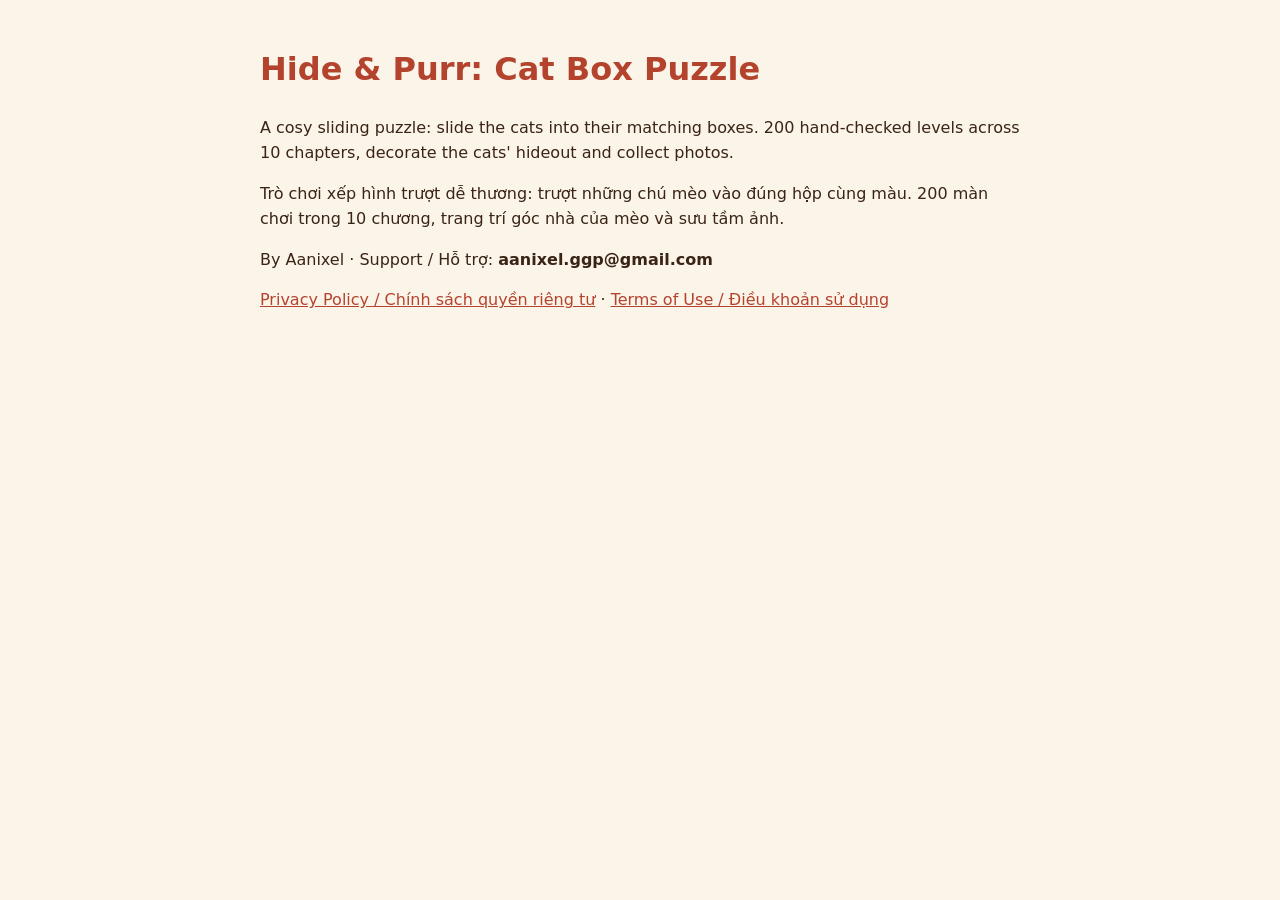
<file: index.html>
<!doctype html>
<html lang="en">
<head>
<meta charset="utf-8">
<meta name="viewport" content="width=device-width, initial-scale=1">
<title>Hide &amp; Purr: Cat Box Puzzle</title>
<link rel="stylesheet" href="style.css">
</head>
<body>
<main>
<h1>Hide &amp; Purr: Cat Box Puzzle</h1>
<p lang="en">A cosy sliding puzzle: slide the cats into their matching boxes. 200 hand-checked levels across 10 chapters, decorate the cats' hideout and collect photos.</p>
<p lang="vi">Trò chơi xếp hình trượt dễ thương: trượt những chú mèo vào đúng hộp cùng màu. 200 màn chơi trong 10 chương, trang trí góc nhà của mèo và sưu tầm ảnh.</p>
<p>By Aanixel · Support / Hỗ trợ: <b>aanixel.ggp@gmail.com</b></p>
<p><a href="privacy.html">Privacy Policy / Chính sách quyền riêng tư</a> · <a href="terms.html">Terms of Use / Điều khoản sử dụng</a></p>
</main>
</body>
</html>
</file>
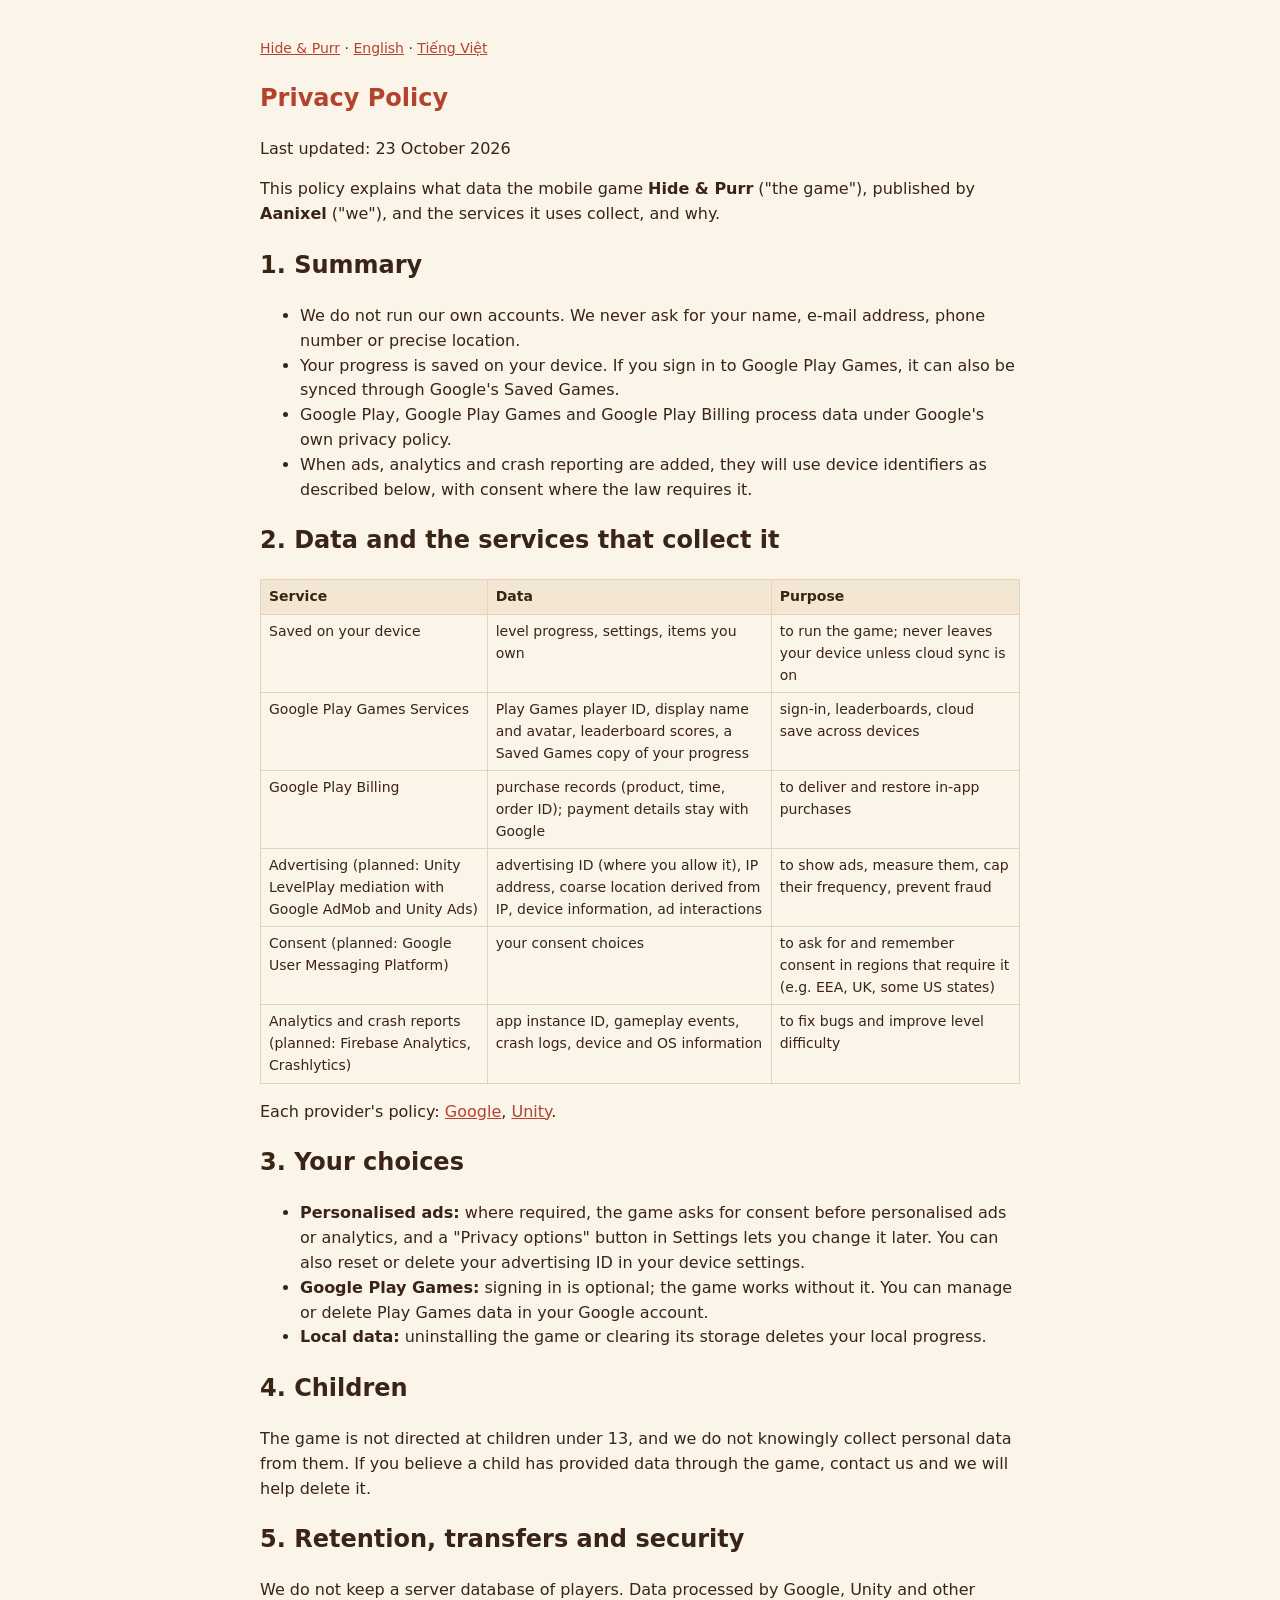
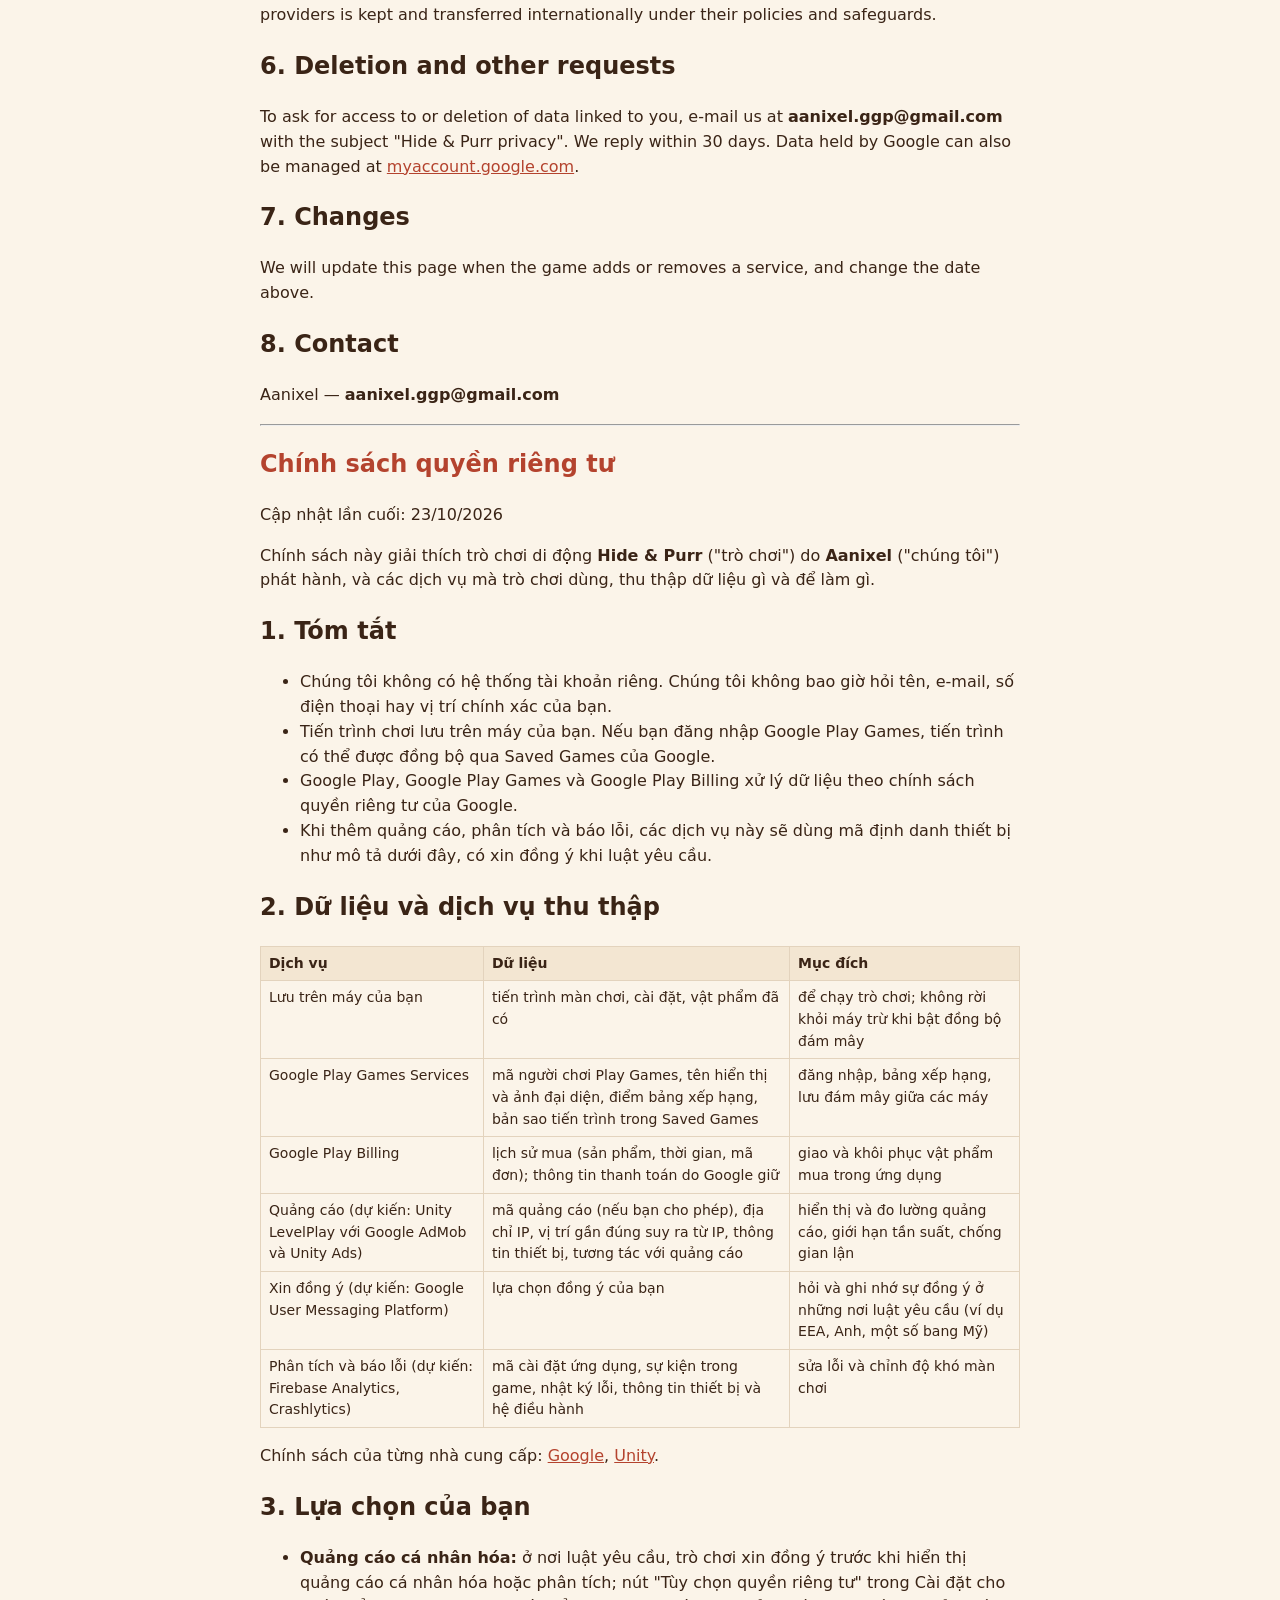
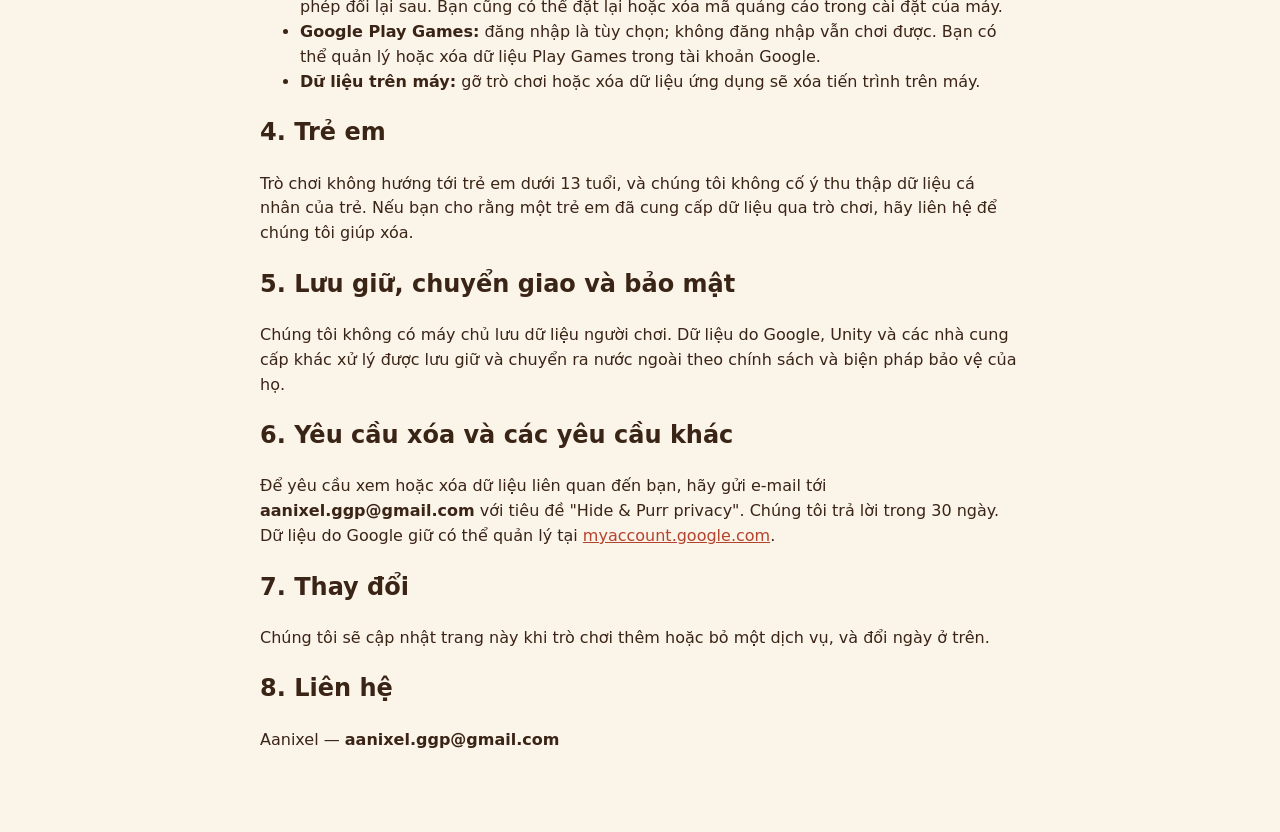
<file: privacy.html>
<!doctype html>
<!-- DRAFT — to be reviewed by a lawyer (T061, 2026-10-23). See docs/legal/lawyer-questions.md. -->
<html lang="en">
<head>
<meta charset="utf-8">
<meta name="viewport" content="width=device-width, initial-scale=1">
<title>Hide &amp; Purr — Privacy Policy</title>
<link rel="stylesheet" href="style.css">
</head>
<body>
<main>
<p class="nav"><a href="index.html">Hide &amp; Purr</a> · <a href="#en">English</a> · <a href="#vi">Tiếng Việt</a></p>

<section id="en" lang="en">
<h1>Privacy Policy</h1>
<p>Last updated: 23 October 2026</p>
<p>This policy explains what data the mobile game <b>Hide &amp; Purr</b> ("the game"), published by <b>Aanixel</b> ("we"), and the services it uses collect, and why.</p>

<h2>1. Summary</h2>
<ul>
<li>We do not run our own accounts. We never ask for your name, e-mail address, phone number or precise location.</li>
<li>Your progress is saved on your device. If you sign in to Google Play Games, it can also be synced through Google's Saved Games.</li>
<li>Google Play, Google Play Games and Google Play Billing process data under Google's own privacy policy.</li>
<li>When ads, analytics and crash reporting are added, they will use device identifiers as described below, with consent where the law requires it.</li>
</ul>

<h2>2. Data and the services that collect it</h2>
<table>
<tr><th>Service</th><th>Data</th><th>Purpose</th></tr>
<tr><td>Saved on your device</td><td>level progress, settings, items you own</td><td>to run the game; never leaves your device unless cloud sync is on</td></tr>
<tr><td>Google Play Games Services</td><td>Play Games player ID, display name and avatar, leaderboard scores, a Saved Games copy of your progress</td><td>sign-in, leaderboards, cloud save across devices</td></tr>
<tr><td>Google Play Billing</td><td>purchase records (product, time, order ID); payment details stay with Google</td><td>to deliver and restore in-app purchases</td></tr>
<tr><td>Advertising (planned: Unity LevelPlay mediation with Google AdMob and Unity Ads)</td><td>advertising ID (where you allow it), IP address, coarse location derived from IP, device information, ad interactions</td><td>to show ads, measure them, cap their frequency, prevent fraud</td></tr>
<tr><td>Consent (planned: Google User Messaging Platform)</td><td>your consent choices</td><td>to ask for and remember consent in regions that require it (e.g. EEA, UK, some US states)</td></tr>
<tr><td>Analytics and crash reports (planned: Firebase Analytics, Crashlytics)</td><td>app instance ID, gameplay events, crash logs, device and OS information</td><td>to fix bugs and improve level difficulty</td></tr>
</table>
<p>Each provider's policy: <a href="https://policies.google.com/privacy">Google</a>, <a href="https://unity.com/legal/game-player-and-app-user-privacy-policy">Unity</a>.</p>

<h2>3. Your choices</h2>
<ul>
<li><b>Personalised ads:</b> where required, the game asks for consent before personalised ads or analytics, and a "Privacy options" button in Settings lets you change it later. You can also reset or delete your advertising ID in your device settings.</li>
<li><b>Google Play Games:</b> signing in is optional; the game works without it. You can manage or delete Play Games data in your Google account.</li>
<li><b>Local data:</b> uninstalling the game or clearing its storage deletes your local progress.</li>
</ul>

<h2>4. Children</h2>
<p>The game is not directed at children under 13, and we do not knowingly collect personal data from them. If you believe a child has provided data through the game, contact us and we will help delete it.</p>

<h2>5. Retention, transfers and security</h2>
<p>We do not keep a server database of players. Data processed by Google, Unity and other providers is kept and transferred internationally under their policies and safeguards.</p>

<h2>6. Deletion and other requests</h2>
<p>To ask for access to or deletion of data linked to you, e-mail us at <b>aanixel.ggp@gmail.com</b> with the subject "Hide &amp; Purr privacy". We reply within 30 days. Data held by Google can also be managed at <a href="https://myaccount.google.com/">myaccount.google.com</a>.</p>

<h2>7. Changes</h2>
<p>We will update this page when the game adds or removes a service, and change the date above.</p>

<h2>8. Contact</h2>
<p>Aanixel — <b>aanixel.ggp@gmail.com</b></p>
</section>

<hr>

<section id="vi" lang="vi">
<h1>Chính sách quyền riêng tư</h1>
<p>Cập nhật lần cuối: 23/10/2026</p>
<p>Chính sách này giải thích trò chơi di động <b>Hide &amp; Purr</b> ("trò chơi") do <b>Aanixel</b> ("chúng tôi") phát hành, và các dịch vụ mà trò chơi dùng, thu thập dữ liệu gì và để làm gì.</p>

<h2>1. Tóm tắt</h2>
<ul>
<li>Chúng tôi không có hệ thống tài khoản riêng. Chúng tôi không bao giờ hỏi tên, e-mail, số điện thoại hay vị trí chính xác của bạn.</li>
<li>Tiến trình chơi lưu trên máy của bạn. Nếu bạn đăng nhập Google Play Games, tiến trình có thể được đồng bộ qua Saved Games của Google.</li>
<li>Google Play, Google Play Games và Google Play Billing xử lý dữ liệu theo chính sách quyền riêng tư của Google.</li>
<li>Khi thêm quảng cáo, phân tích và báo lỗi, các dịch vụ này sẽ dùng mã định danh thiết bị như mô tả dưới đây, có xin đồng ý khi luật yêu cầu.</li>
</ul>

<h2>2. Dữ liệu và dịch vụ thu thập</h2>
<table>
<tr><th>Dịch vụ</th><th>Dữ liệu</th><th>Mục đích</th></tr>
<tr><td>Lưu trên máy của bạn</td><td>tiến trình màn chơi, cài đặt, vật phẩm đã có</td><td>để chạy trò chơi; không rời khỏi máy trừ khi bật đồng bộ đám mây</td></tr>
<tr><td>Google Play Games Services</td><td>mã người chơi Play Games, tên hiển thị và ảnh đại diện, điểm bảng xếp hạng, bản sao tiến trình trong Saved Games</td><td>đăng nhập, bảng xếp hạng, lưu đám mây giữa các máy</td></tr>
<tr><td>Google Play Billing</td><td>lịch sử mua (sản phẩm, thời gian, mã đơn); thông tin thanh toán do Google giữ</td><td>giao và khôi phục vật phẩm mua trong ứng dụng</td></tr>
<tr><td>Quảng cáo (dự kiến: Unity LevelPlay với Google AdMob và Unity Ads)</td><td>mã quảng cáo (nếu bạn cho phép), địa chỉ IP, vị trí gần đúng suy ra từ IP, thông tin thiết bị, tương tác với quảng cáo</td><td>hiển thị và đo lường quảng cáo, giới hạn tần suất, chống gian lận</td></tr>
<tr><td>Xin đồng ý (dự kiến: Google User Messaging Platform)</td><td>lựa chọn đồng ý của bạn</td><td>hỏi và ghi nhớ sự đồng ý ở những nơi luật yêu cầu (ví dụ EEA, Anh, một số bang Mỹ)</td></tr>
<tr><td>Phân tích và báo lỗi (dự kiến: Firebase Analytics, Crashlytics)</td><td>mã cài đặt ứng dụng, sự kiện trong game, nhật ký lỗi, thông tin thiết bị và hệ điều hành</td><td>sửa lỗi và chỉnh độ khó màn chơi</td></tr>
</table>
<p>Chính sách của từng nhà cung cấp: <a href="https://policies.google.com/privacy?hl=vi">Google</a>, <a href="https://unity.com/legal/game-player-and-app-user-privacy-policy">Unity</a>.</p>

<h2>3. Lựa chọn của bạn</h2>
<ul>
<li><b>Quảng cáo cá nhân hóa:</b> ở nơi luật yêu cầu, trò chơi xin đồng ý trước khi hiển thị quảng cáo cá nhân hóa hoặc phân tích; nút "Tùy chọn quyền riêng tư" trong Cài đặt cho phép đổi lại sau. Bạn cũng có thể đặt lại hoặc xóa mã quảng cáo trong cài đặt của máy.</li>
<li><b>Google Play Games:</b> đăng nhập là tùy chọn; không đăng nhập vẫn chơi được. Bạn có thể quản lý hoặc xóa dữ liệu Play Games trong tài khoản Google.</li>
<li><b>Dữ liệu trên máy:</b> gỡ trò chơi hoặc xóa dữ liệu ứng dụng sẽ xóa tiến trình trên máy.</li>
</ul>

<h2>4. Trẻ em</h2>
<p>Trò chơi không hướng tới trẻ em dưới 13 tuổi, và chúng tôi không cố ý thu thập dữ liệu cá nhân của trẻ. Nếu bạn cho rằng một trẻ em đã cung cấp dữ liệu qua trò chơi, hãy liên hệ để chúng tôi giúp xóa.</p>

<h2>5. Lưu giữ, chuyển giao và bảo mật</h2>
<p>Chúng tôi không có máy chủ lưu dữ liệu người chơi. Dữ liệu do Google, Unity và các nhà cung cấp khác xử lý được lưu giữ và chuyển ra nước ngoài theo chính sách và biện pháp bảo vệ của họ.</p>

<h2>6. Yêu cầu xóa và các yêu cầu khác</h2>
<p>Để yêu cầu xem hoặc xóa dữ liệu liên quan đến bạn, hãy gửi e-mail tới <b>aanixel.ggp@gmail.com</b> với tiêu đề "Hide &amp; Purr privacy". Chúng tôi trả lời trong 30 ngày. Dữ liệu do Google giữ có thể quản lý tại <a href="https://myaccount.google.com/">myaccount.google.com</a>.</p>

<h2>7. Thay đổi</h2>
<p>Chúng tôi sẽ cập nhật trang này khi trò chơi thêm hoặc bỏ một dịch vụ, và đổi ngày ở trên.</p>

<h2>8. Liên hệ</h2>
<p>Aanixel — <b>aanixel.ggp@gmail.com</b></p>
</section>
</main>
</body>
</html>
</file>
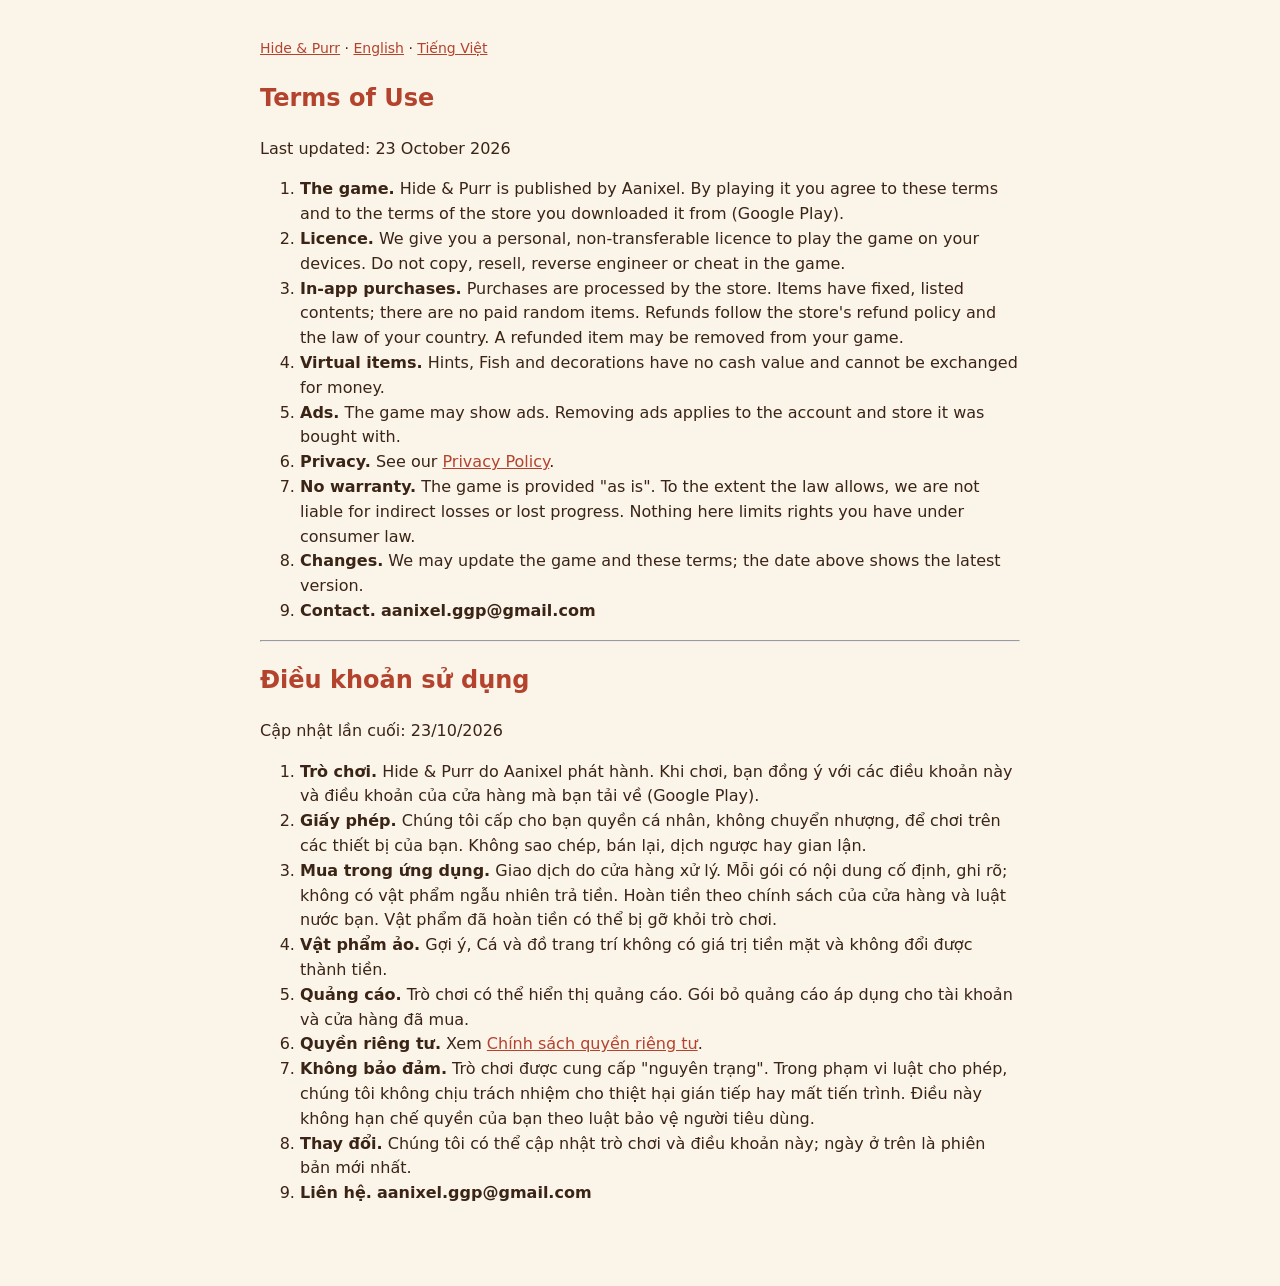
<file: terms.html>
<!doctype html>
<!-- DRAFT — to be reviewed by a lawyer (T061, 2026-10-23). See docs/legal/lawyer-questions.md. -->
<html lang="en">
<head>
<meta charset="utf-8">
<meta name="viewport" content="width=device-width, initial-scale=1">
<title>Hide &amp; Purr — Terms of Use</title>
<link rel="stylesheet" href="style.css">
</head>
<body>
<main>
<p class="nav"><a href="index.html">Hide &amp; Purr</a> · <a href="#en">English</a> · <a href="#vi">Tiếng Việt</a></p>

<section id="en" lang="en">
<h1>Terms of Use</h1>
<p>Last updated: 23 October 2026</p>
<ol>
<li><b>The game.</b> Hide &amp; Purr is published by Aanixel. By playing it you agree to these terms and to the terms of the store you downloaded it from (Google Play).</li>
<li><b>Licence.</b> We give you a personal, non-transferable licence to play the game on your devices. Do not copy, resell, reverse engineer or cheat in the game.</li>
<li><b>In-app purchases.</b> Purchases are processed by the store. Items have fixed, listed contents; there are no paid random items. Refunds follow the store's refund policy and the law of your country. A refunded item may be removed from your game.</li>
<li><b>Virtual items.</b> Hints, Fish and decorations have no cash value and cannot be exchanged for money.</li>
<li><b>Ads.</b> The game may show ads. Removing ads applies to the account and store it was bought with.</li>
<li><b>Privacy.</b> See our <a href="privacy.html">Privacy Policy</a>.</li>
<li><b>No warranty.</b> The game is provided "as is". To the extent the law allows, we are not liable for indirect losses or lost progress. Nothing here limits rights you have under consumer law.</li>
<li><b>Changes.</b> We may update the game and these terms; the date above shows the latest version.</li>
<li><b>Contact.</b> <b>aanixel.ggp@gmail.com</b></li>
</ol>
</section>

<hr>

<section id="vi" lang="vi">
<h1>Điều khoản sử dụng</h1>
<p>Cập nhật lần cuối: 23/10/2026</p>
<ol>
<li><b>Trò chơi.</b> Hide &amp; Purr do Aanixel phát hành. Khi chơi, bạn đồng ý với các điều khoản này và điều khoản của cửa hàng mà bạn tải về (Google Play).</li>
<li><b>Giấy phép.</b> Chúng tôi cấp cho bạn quyền cá nhân, không chuyển nhượng, để chơi trên các thiết bị của bạn. Không sao chép, bán lại, dịch ngược hay gian lận.</li>
<li><b>Mua trong ứng dụng.</b> Giao dịch do cửa hàng xử lý. Mỗi gói có nội dung cố định, ghi rõ; không có vật phẩm ngẫu nhiên trả tiền. Hoàn tiền theo chính sách của cửa hàng và luật nước bạn. Vật phẩm đã hoàn tiền có thể bị gỡ khỏi trò chơi.</li>
<li><b>Vật phẩm ảo.</b> Gợi ý, Cá và đồ trang trí không có giá trị tiền mặt và không đổi được thành tiền.</li>
<li><b>Quảng cáo.</b> Trò chơi có thể hiển thị quảng cáo. Gói bỏ quảng cáo áp dụng cho tài khoản và cửa hàng đã mua.</li>
<li><b>Quyền riêng tư.</b> Xem <a href="privacy.html#vi">Chính sách quyền riêng tư</a>.</li>
<li><b>Không bảo đảm.</b> Trò chơi được cung cấp "nguyên trạng". Trong phạm vi luật cho phép, chúng tôi không chịu trách nhiệm cho thiệt hại gián tiếp hay mất tiến trình. Điều này không hạn chế quyền của bạn theo luật bảo vệ người tiêu dùng.</li>
<li><b>Thay đổi.</b> Chúng tôi có thể cập nhật trò chơi và điều khoản này; ngày ở trên là phiên bản mới nhất.</li>
<li><b>Liên hệ.</b> <b>aanixel.ggp@gmail.com</b></li>
</ol>
</section>
</main>
</body>
</html>
</file>
<file: style.css>
body { margin: 0; background: #fbf4e9; color: #3a2416; font: 16px/1.55 system-ui, -apple-system, "Segoe UI", Roboto, sans-serif; }
main { max-width: 760px; margin: 0 auto; padding: 24px 20px 64px; }
h1 { color: #b4432e; }
a { color: #b4432e; }
.nav { font-size: 14px; }
table { border-collapse: collapse; width: 100%; font-size: 14px; }
th, td { border: 1px solid #e3d3bd; padding: 6px 8px; text-align: left; vertical-align: top; }
th { background: #f3e6d2; }
</file>
